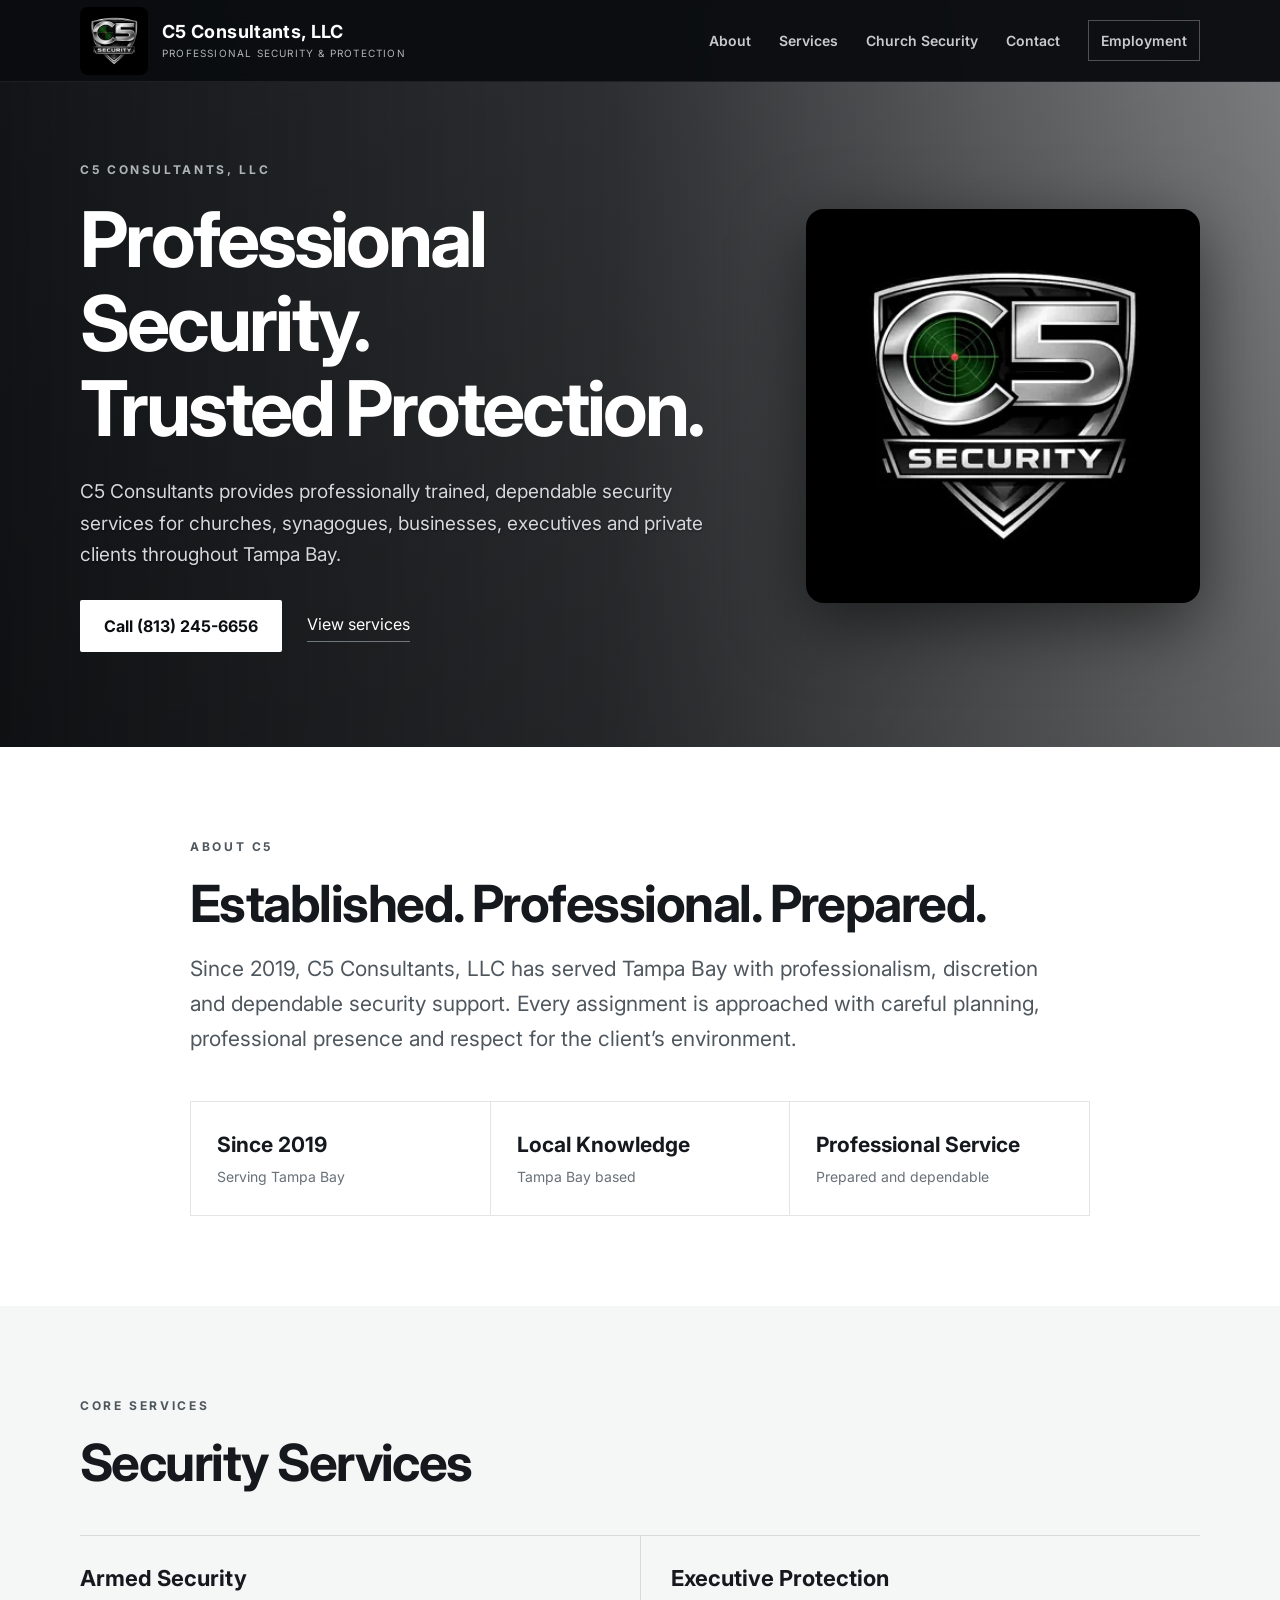
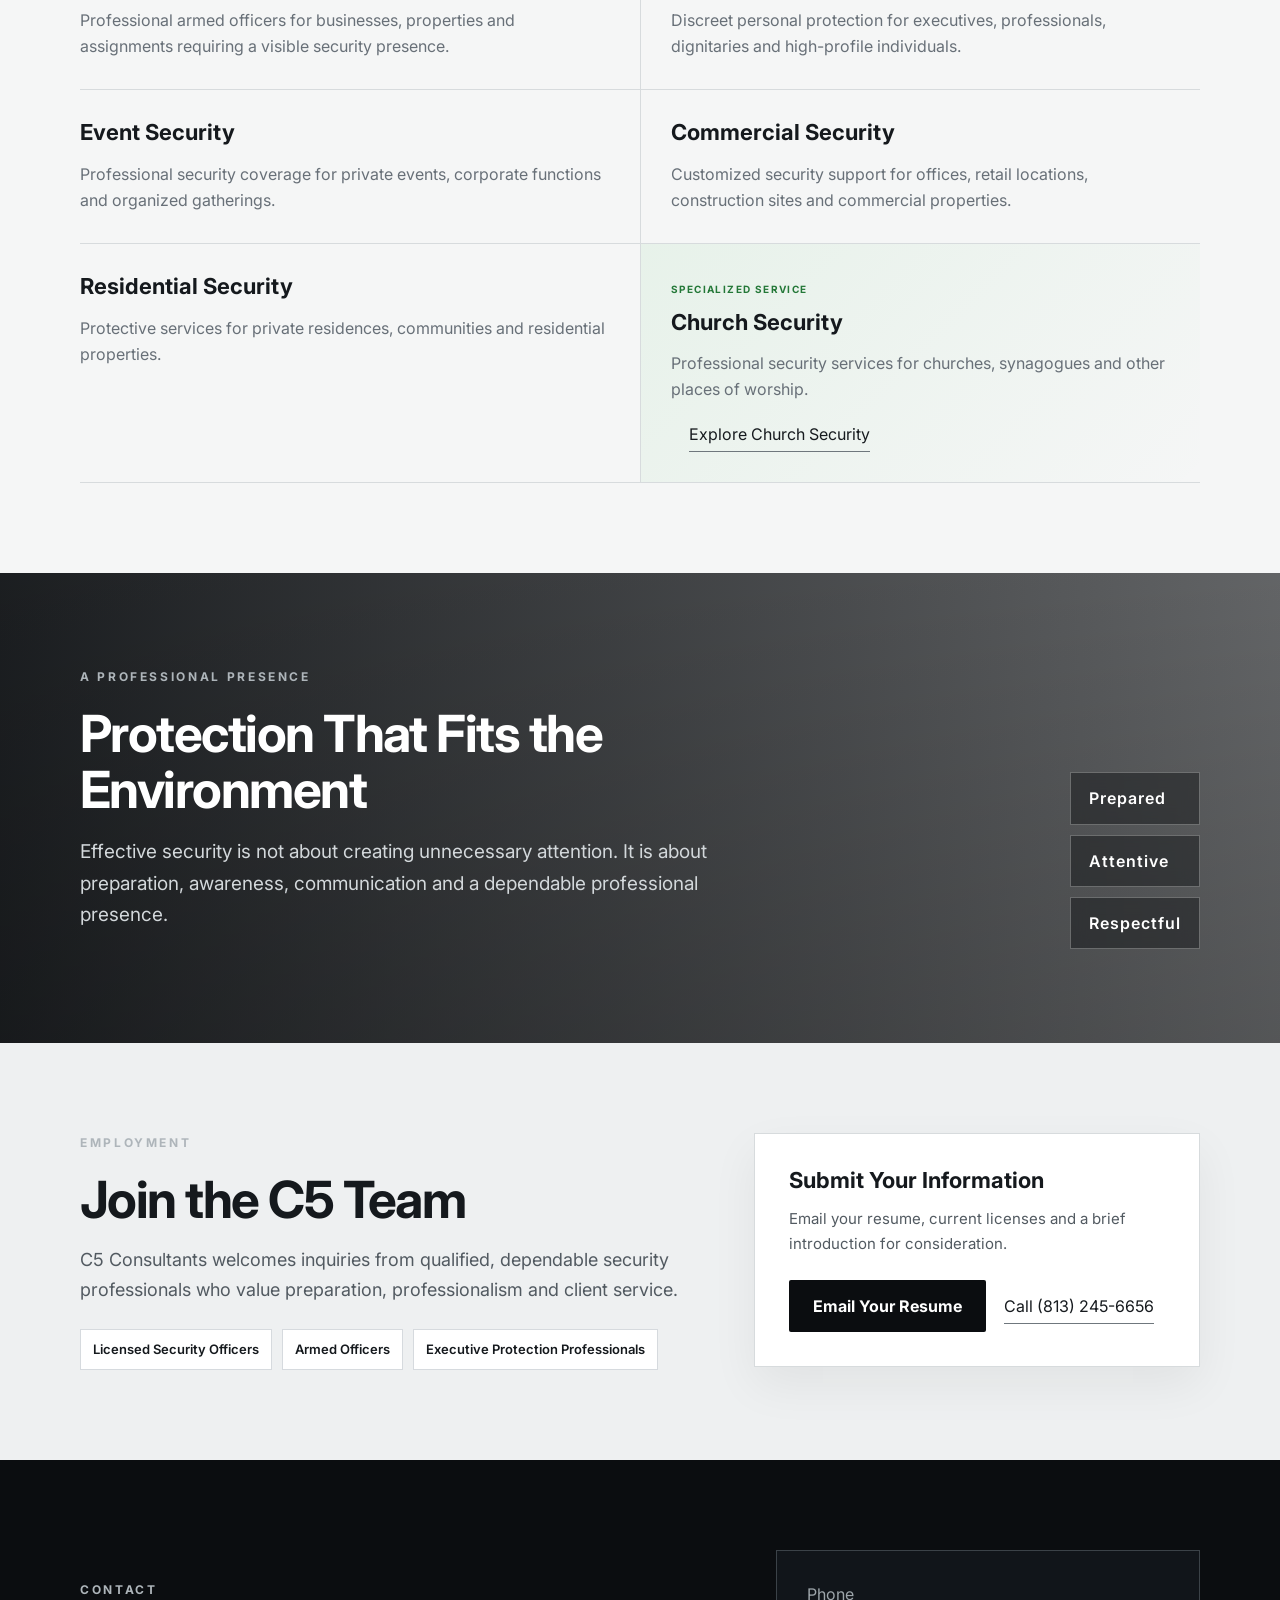
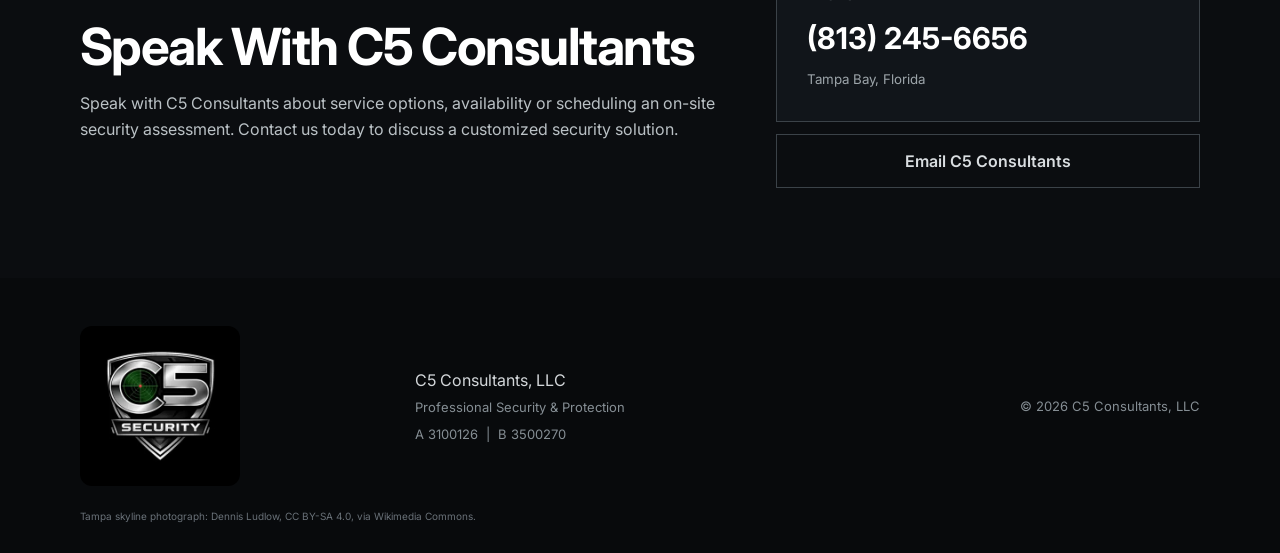
<file: index.html>
<!doctype html>
<html lang="en">
<head>
<meta charset="utf-8"><meta name="viewport" content="width=device-width,initial-scale=1"><meta name="theme-color" content="#0b0d10">
<title>C5 Consultants, LLC | Professional Security Services in Tampa Bay</title>
<meta name="description" content="C5 Consultants, LLC provides professionally trained, dependable security services for churches, synagogues, businesses, executives and private clients throughout Tampa Bay.">
<link rel="canonical" href="https://www.c5tampasecurity.com/">
<meta property="og:site_name" content="C5 Consultants, LLC">
<meta property="og:title" content="C5 Consultants, LLC | Professional Security & Protection">
<meta property="og:description" content="Professionally trained, dependable security services for churches, businesses, executives, events and private clients throughout Greater Tampa Bay.">
<meta property="og:type" content="website">
<meta property="og:url" content="https://www.c5tampasecurity.com/">
<meta property="og:image" content="https://image.thum.io/get/width/1200/crop/630/noanimate/maxAge/1/https://www.c5tampasecurity.com/">
<meta property="og:image:url" content="https://image.thum.io/get/width/1200/crop/630/noanimate/maxAge/1/https://www.c5tampasecurity.com/">
<meta property="og:image:secure_url" content="https://image.thum.io/get/width/1200/crop/630/noanimate/maxAge/1/https://www.c5tampasecurity.com/">
<meta property="og:image:type" content="image/png">
<meta property="og:image:width" content="1200">
<meta property="og:image:height" content="630">
<meta property="og:image:alt" content="C5 Consultants professional security and protection services in Greater Tampa Bay">
<meta name="twitter:card" content="summary_large_image">
<meta name="twitter:title" content="C5 Consultants, LLC | Professional Security & Protection">
<meta name="twitter:description" content="Trusted professional security services throughout Greater Tampa Bay.">
<meta name="twitter:image" content="https://image.thum.io/get/width/1200/crop/630/noanimate/maxAge/1/https://www.c5tampasecurity.com/">
<meta name="twitter:image:alt" content="C5 Consultants professional security and protection services in Greater Tampa Bay">
<meta itemprop="image" content="https://image.thum.io/get/width/1200/crop/630/noanimate/maxAge/1/https://www.c5tampasecurity.com/">
<link rel="icon" href="assets/official-c5-logo.svg?v=3" type="image/svg+xml"><link rel="preconnect" href="https://fonts.googleapis.com"><link rel="preconnect" href="https://fonts.gstatic.com" crossorigin><link href="https://fonts.googleapis.com/css2?family=Inter:wght@400;500;600;700&display=swap" rel="stylesheet"><link rel="stylesheet" href="styles.css"><link rel="stylesheet" href="logo-fix.css">
<script type="application/ld+json">{"@context":"https://schema.org","@type":"SecurityService","name":"C5 Consultants, LLC","alternateName":"C5 Security","telephone":"+1-813-245-6656","email":"admin@c5tampasecurity.com","areaServed":"Tampa Bay, Florida","foundingDate":"2019","url":"https://www.c5tampasecurity.com/","logo":"https://www.c5tampasecurity.com/assets/official-c5-logo.svg?v=3","image":"https://image.thum.io/get/width/1200/crop/630/noanimate/maxAge/1/https://www.c5tampasecurity.com/","description":"Professionally trained, dependable security services for churches, synagogues, businesses, executives and private clients throughout Tampa Bay."}</script>
</head>
<body>
<a class="skip-link" href="#main">Skip to content</a>
<header class="site-header" id="top"><a class="brand" href="#top" aria-label="C5 Consultants home"><img src="assets/official-c5-logo.svg?v=3" alt="Official C5 Security logo"><span><strong>C5 Consultants, LLC</strong><small>Professional Security &amp; Protection</small></span></a><button class="menu-toggle" aria-expanded="false" aria-controls="nav" aria-label="Open navigation"><span></span><span></span><span></span></button><nav id="nav" class="nav" aria-label="Primary navigation"><a href="#about">About</a><a href="#services">Services</a><a href="church-security.html">Church Security</a><a href="#contact">Contact</a><a class="nav-employment" href="#employment">Employment</a></nav></header>
<main id="main">
<section class="hero"><div class="container hero-inner"><div class="hero-copy"><p class="eyebrow">C5 Consultants, LLC</p><h1>Professional Security.<br>Trusted Protection.</h1><p>C5 Consultants provides professionally trained, dependable security services for churches, synagogues, businesses, executives and private clients throughout Tampa Bay.</p><div class="hero-actions"><a class="btn" href="track-call-home.html">Call (813) 245-6656</a><a class="text-link" href="#services">View services</a></div></div><div class="hero-mark"><img src="assets/official-c5-logo.svg?v=3" alt="Official C5 Security shield"></div></div></section>
<section class="section" id="about"><div class="container narrow"><p class="eyebrow dark">About C5</p><h2>Established. Professional. Prepared.</h2><p class="lead">Since 2019, C5 Consultants, LLC has served Tampa Bay with professionalism, discretion and dependable security support. Every assignment is approached with careful planning, professional presence and respect for the client’s environment.</p><div class="facts"><div><strong>Since 2019</strong><span>Serving Tampa Bay</span></div><div><strong>Local Knowledge</strong><span>Tampa Bay based</span></div><div><strong>Professional Service</strong><span>Prepared and dependable</span></div></div></div></section>
<section class="section services" id="services"><div class="container"><p class="eyebrow dark">Core Services</p><h2>Security Services</h2><div class="service-list"><article><h3>Armed Security</h3><p>Professional armed officers for businesses, properties and assignments requiring a visible security presence.</p></article><article><h3>Executive Protection</h3><p>Discreet personal protection for executives, professionals, dignitaries and high-profile individuals.</p></article><article><h3>Event Security</h3><p>Professional security coverage for private events, corporate functions and organized gatherings.</p></article><article><h3>Commercial Security</h3><p>Customized security support for offices, retail locations, construction sites and commercial properties.</p></article><article><h3>Residential Security</h3><p>Protective services for private residences, communities and residential properties.</p></article><article class="featured-service"><span class="service-badge">Specialized Service</span><h3>Church Security</h3><p>Professional security services for churches, synagogues and other places of worship.</p><a class="text-link dark-link" href="church-security.html">Explore Church Security</a></article></div></div></section>
<section class="visual-story" aria-label="Professional security presence"><div class="container visual-story-inner"><div class="visual-story-copy"><p class="eyebrow">A Professional Presence</p><h2>Protection That Fits the Environment</h2><p>Effective security is not about creating unnecessary attention. It is about preparation, awareness, communication and a dependable professional presence.</p></div><div class="visual-story-points"><span>Prepared</span><span>Attentive</span><span>Respectful</span></div></div></section>
<section class="section employment" id="employment"><div class="container employment-inner"><div><p class="eyebrow">Employment</p><h2>Join the C5 Team</h2><p>C5 Consultants welcomes inquiries from qualified, dependable security professionals who value preparation, professionalism and client service.</p><div class="employment-tags"><span>Licensed Security Officers</span><span>Armed Officers</span><span>Executive Protection Professionals</span></div></div><div class="employment-card"><h3>Submit Your Information</h3><p>Email your resume, current licenses and a brief introduction for consideration.</p><a class="btn dark-btn" href="track-employment-email.html">Email Your Resume</a><a class="text-link dark-link" href="track-call-home.html">Call (813) 245-6656</a></div></div></section>
<section class="section contact" id="contact"><div class="container contact-inner"><div><p class="eyebrow">Contact</p><h2>Speak With C5 Consultants</h2><p>Speak with C5 Consultants about service options, availability or scheduling an on-site security assessment. Contact us today to discuss a customized security solution.</p></div><div class="contact-options"><a class="contact-card" href="track-call-home.html"><span>Phone</span><strong>(813) 245-6656</strong><small>Tampa Bay, Florida</small></a><a class="contact-email" href="track-email-home.html">Email C5 Consultants</a></div></div></section>
</main>
<footer><div class="container footer-inner"><img src="assets/official-c5-logo.svg?v=3" alt="Official C5 Security logo"><p>C5 Consultants, LLC<br><span>Professional Security &amp; Protection</span><br><span>A 3100126 &nbsp;|&nbsp; B 3500270</span></p><p class="copyright">© <span id="year"></span> C5 Consultants, LLC</p></div><p class="photo-credit">Tampa skyline photograph: Dennis Ludlow, CC BY-SA 4.0, via Wikimedia Commons.</p></footer><div class="mobile-call"><a href="track-call-home.html">Call C5 Consultants</a></div><script src="script.js"></script>
</body></html>
</file>
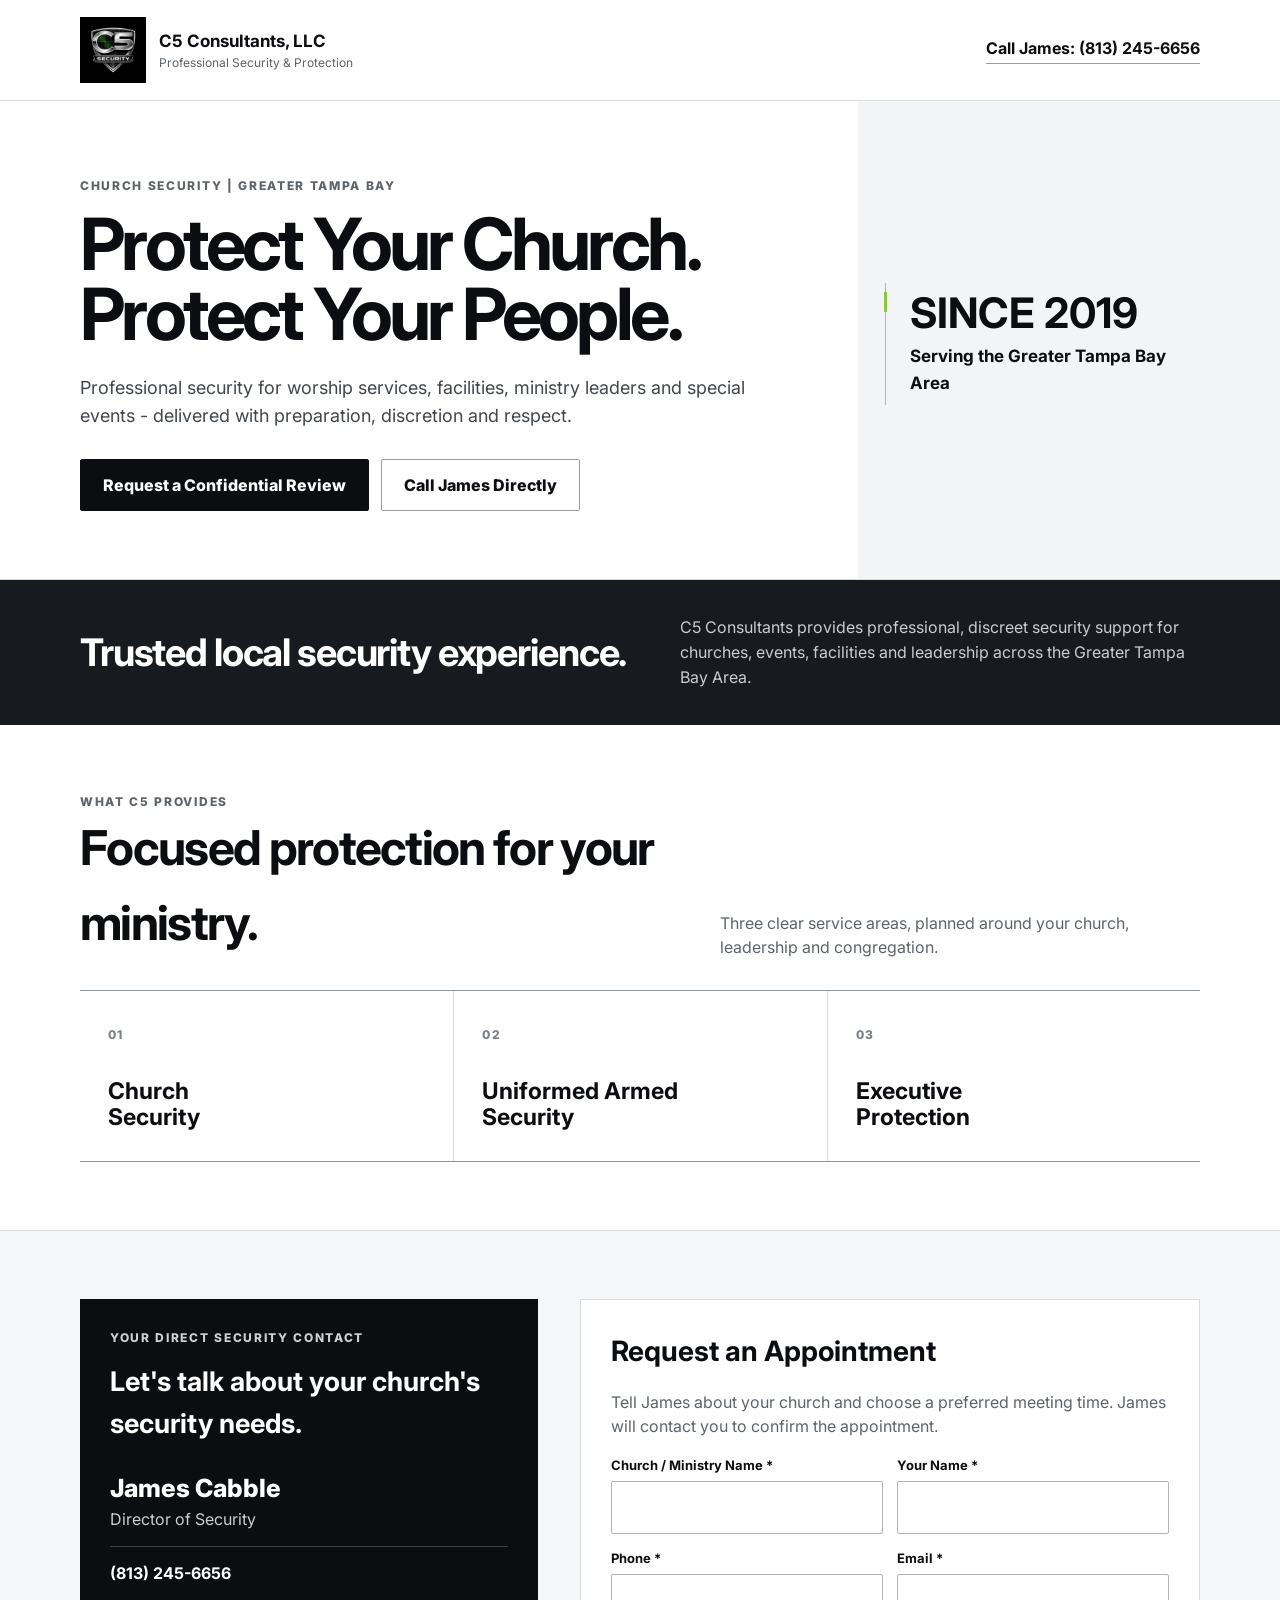
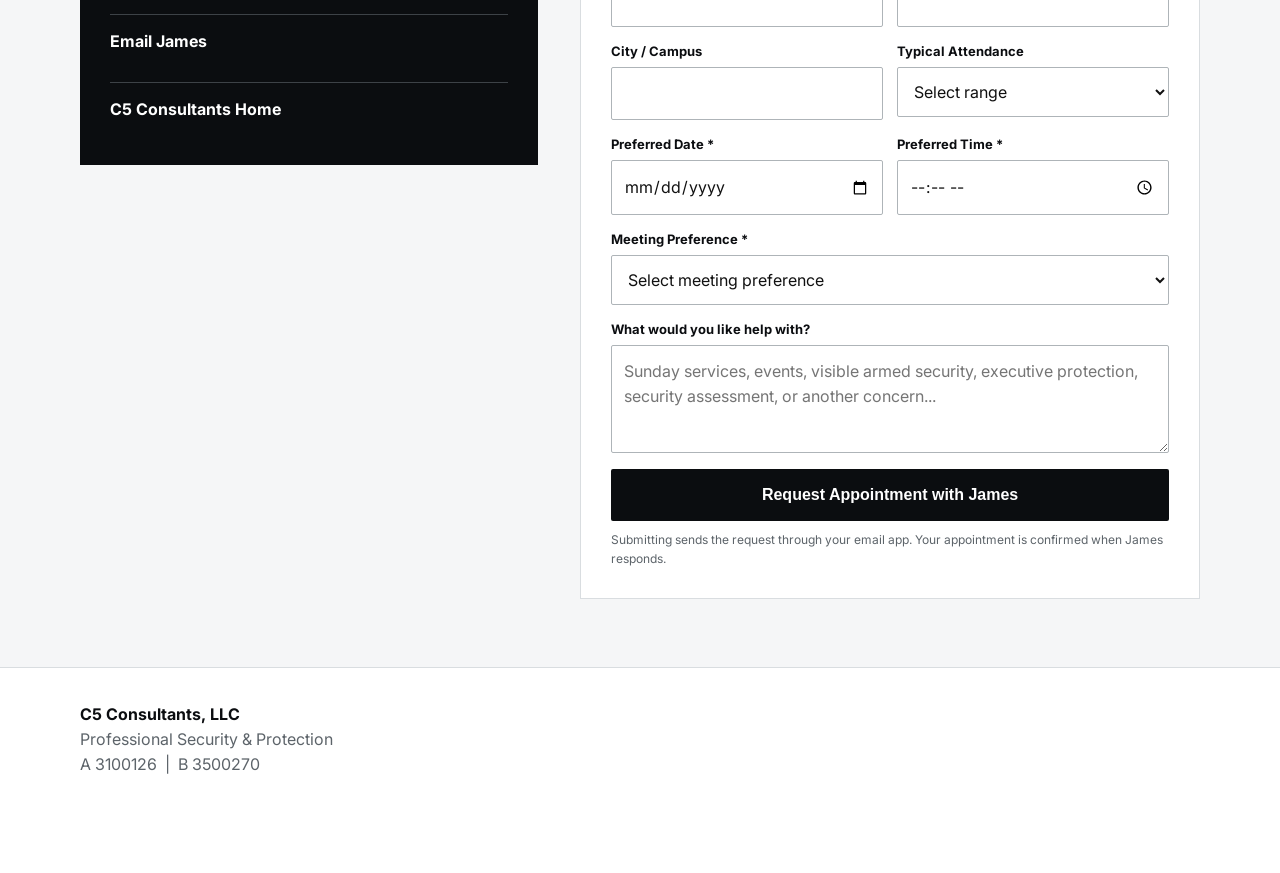
<file: church-security.html>
<!doctype html>
<html lang="en"><head><meta charset="utf-8"><meta name="viewport" content="width=device-width,initial-scale=1"><meta name="theme-color" content="#ffffff"><title>Church Security | C5 Consultants, LLC</title><meta name="description" content="Church security services in Tampa Bay from C5 Consultants, LLC. Request a confidential church security review or contact James Cabble directly."><link rel="canonical" href="https://www.c5tampasecurity.com/church-security.html"><link rel="icon" href="assets/official-c5-logo.svg?v=3" type="image/svg+xml"><link rel="preconnect" href="https://fonts.googleapis.com"><link rel="preconnect" href="https://fonts.gstatic.com" crossorigin><link href="https://fonts.googleapis.com/css2?family=Inter:wght@400;500;600;700;800&display=swap" rel="stylesheet"><style>
:root{--ink:#0b0d10;--charcoal:#171a1e;--silver:#d9dde0;--soft:#f5f6f7;--muted:#5d646a;--green:#8dc63f;--white:#fff}*{box-sizing:border-box}html{scroll-behavior:smooth}body{margin:0;background:#fff;color:var(--ink);font-family:Inter,Arial,sans-serif;line-height:1.55}a{color:inherit}.wrap{width:min(1120px,calc(100% - 40px));margin:auto}.topbar{padding:17px 0;border-bottom:1px solid var(--silver)}.topbar .wrap,.brand{display:flex;align-items:center}.topbar .wrap{justify-content:space-between;gap:24px}.brand{gap:13px;text-decoration:none}.brand img{width:66px;height:66px}.brand strong,.brand span{display:block}.brand strong{font-size:17px}.brand span{color:var(--muted);font-size:12px}.top-call{font-weight:700;text-decoration:none;border-bottom:1px solid #979da2;padding-bottom:3px}.hero{padding:76px 0 68px;background:linear-gradient(90deg,#fff 0 67%,#f3f4f5 67%);border-bottom:1px solid var(--silver)}.hero-grid{display:grid;grid-template-columns:1.55fr .65fr;gap:54px;align-items:center}.eyebrow{margin:0 0 13px;color:var(--muted);font-weight:800;letter-spacing:.14em;text-transform:uppercase;font-size:12px}.hero h1{max-width:780px;margin:0;font-size:clamp(43px,6.4vw,72px);line-height:.98;letter-spacing:-.05em}.hero .lead{max-width:720px;margin:24px 0 0;color:#41474c;font-size:18px}.actions{display:flex;flex-wrap:wrap;gap:12px;margin-top:30px}.btn{display:inline-flex;justify-content:center;align-items:center;min-height:52px;padding:0 22px;border-radius:2px;background:var(--ink);color:#fff;text-decoration:none;font-weight:800;border:1px solid var(--ink)}.btn.alt{background:#fff;color:var(--ink);border-color:#979da2}.hero-proof{position:relative;border-left:1px solid #aeb4b8;padding:9px 0 9px 24px}.hero-proof:before{content:"";position:absolute;left:-2px;top:9px;width:3px;height:20px;background:var(--green)}.hero-proof strong{display:block;font-size:42px;line-height:1}.hero-proof span{display:block;margin-top:9px;font-size:17px;font-weight:700}.proof{padding:35px 0;background:var(--charcoal);color:#fff}.proof .wrap{display:flex;align-items:center;justify-content:space-between;gap:30px}.proof strong{font-size:clamp(24px,3.5vw,38px);letter-spacing:-.03em}.proof span{max-width:520px;color:#c9cdd0}.section{padding:68px 0}.section h2{font-size:clamp(31px,4.2vw,48px);margin:0;letter-spacing:-.035em}.section-head{display:flex;justify-content:space-between;align-items:end;gap:30px;margin-bottom:30px}.section-head p{max-width:480px;margin:0;color:var(--muted)}.service-grid{display:grid;grid-template-columns:repeat(3,1fr);border-block:1px solid #8f969b}.service{padding:30px 28px;min-height:170px}.service+.service{border-left:1px solid var(--silver)}.service .number{font-size:12px;color:#7a8186;font-weight:800;letter-spacing:.12em}.service h3{margin:32px 0 0;font-size:23px;line-height:1.15}.review{background:var(--soft);border-top:1px solid var(--silver)}.contact-layout{display:grid;grid-template-columns:.85fr 1.15fr;gap:42px;align-items:start}.direct{padding:30px;background:var(--ink);color:#fff}.direct h3{margin:0 0 24px;font-size:27px}.direct .name{font-size:25px;font-weight:800}.direct .title,.direct p{color:#cbd0d3}.contact-link{display:block;margin-top:14px;padding:14px 0;border-top:1px solid #3d4247;text-decoration:none;font-weight:700}.form{padding:30px;background:#fff;border:1px solid var(--silver)}.form h3{margin:0;font-size:28px}.form>p{color:var(--muted)}.fields{display:grid;grid-template-columns:1fr 1fr;gap:14px}.field{display:flex;flex-direction:column;gap:6px}.field.full{grid-column:1/-1}label{font-size:13px;font-weight:700}input,select,textarea{width:100%;padding:13px 12px;border:1px solid #aeb4b8;border-radius:2px;font:inherit;background:#fff;color:#111}textarea{min-height:108px;resize:vertical}.submit{width:100%;margin-top:16px;min-height:52px;border:0;border-radius:2px;background:var(--ink);color:#fff;font-weight:800;font-size:16px;cursor:pointer}.submit:focus,.btn:focus,.contact-link:focus{outline:3px solid var(--green);outline-offset:3px}.fine{font-size:12px!important;margin:10px 0 0!important}.bottom{padding:34px 0 96px;border-top:1px solid var(--silver);color:var(--muted)}.bottom strong{color:var(--ink)}.mobile-call{display:none}@media(max-width:780px){.top-call{display:none}.hero{padding:52px 0;background:#fff}.hero-grid,.contact-layout,.fields{grid-template-columns:1fr}.proof .wrap,.section-head{display:block}.proof span,.section-head p{display:block;margin-top:12px}.service-grid{grid-template-columns:1fr}.service{min-height:0}.service+.service{border-left:0;border-top:1px solid var(--silver)}.mobile-call{display:block;position:fixed;z-index:20;inset:auto 0 0;padding:10px 14px;background:#fff;border-top:1px solid var(--silver)}.mobile-call a{display:block;text-align:center;padding:14px;background:var(--ink);color:#fff;text-decoration:none;font-weight:800}}
</style></head><body><header class="topbar"><div class="wrap"><a class="brand" href="/" aria-label="C5 Consultants home"><img src="assets/official-c5-logo.svg?v=3" alt="Official C5 Security logo"><div><strong>C5 Consultants, LLC</strong><span>Professional Security &amp; Protection</span></div></a><a class="top-call" href="track-call-church.html">Call James: (813) 245-6656</a></div></header><main>
<section class="hero"><div class="wrap hero-grid"><div><p class="eyebrow">Church Security | Greater Tampa Bay</p><h1>Protect Your Church.<br>Protect Your People.</h1><p class="lead">Professional security for worship services, facilities, ministry leaders and special events - delivered with preparation, discretion and respect.</p><div class="actions"><a class="btn" href="#review">Request a Confidential Review</a><a class="btn alt" href="track-call-church.html">Call James Directly</a></div></div><div class="hero-proof"><strong>SINCE 2019</strong><span>Serving the Greater Tampa Bay Area</span></div></div></section>
<section class="proof"><div class="wrap"><strong>Trusted local security experience.</strong><span>C5 Consultants provides professional, discreet security support for churches, events, facilities and leadership across the Greater Tampa Bay Area.</span></div></section>
<section class="section"><div class="wrap"><div class="section-head"><div><p class="eyebrow">What C5 Provides</p><h2>Focused protection for your ministry.</h2></div><p>Three clear service areas, planned around your church, leadership and congregation.</p></div><div class="service-grid"><article class="service"><span class="number">01</span><h3>Church<br>Security</h3></article><article class="service"><span class="number">02</span><h3>Uniformed Armed<br>Security</h3></article><article class="service"><span class="number">03</span><h3>Executive<br>Protection</h3></article></div></div></section>
<section class="section review" id="review"><div class="wrap contact-layout"><div class="direct"><p class="eyebrow">Your Direct Security Contact</p><h3>Let's talk about your church's security needs.</h3><div class="name">James Cabble</div><div class="title">Director of Security</div><a class="contact-link" href="track-call-church.html">(813) 245-6656</a><a class="contact-link" href="track-email-church.html">Email James</a><a class="contact-link" href="/">C5 Consultants Home</a></div><form class="form" id="churchInquiry"><h3>Request an Appointment</h3><p>Tell James about your church and choose a preferred meeting time. James will contact you to confirm the appointment.</p><div class="fields"><div class="field"><label for="church">Church / Ministry Name *</label><input id="church" name="church" autocomplete="organization" required></div><div class="field"><label for="name">Your Name *</label><input id="name" name="name" autocomplete="name" required></div><div class="field"><label for="phone">Phone *</label><input id="phone" name="phone" type="tel" autocomplete="tel" required></div><div class="field"><label for="email">Email *</label><input id="email" name="email" type="email" autocomplete="email" required></div><div class="field"><label for="city">City / Campus</label><input id="city" name="city" autocomplete="address-level2"></div><div class="field"><label for="size">Typical Attendance</label><select id="size" name="size"><option value="">Select range</option><option>Under 100</option><option>100-249</option><option>250-499</option><option>500-999</option><option>1,000+</option></select></div><div class="field"><label for="appointmentDate">Preferred Date *</label><input id="appointmentDate" name="appointmentDate" type="date" required></div><div class="field"><label for="appointmentTime">Preferred Time *</label><input id="appointmentTime" name="appointmentTime" type="time" required></div><div class="field full"><label for="meetingType">Meeting Preference *</label><select id="meetingType" name="meetingType" required><option value="">Select meeting preference</option><option>Phone Call</option><option>Video Meeting</option><option>On-Site Church Visit</option></select></div><div class="field full"><label for="need">What would you like help with?</label><textarea id="need" name="need" placeholder="Sunday services, events, visible armed security, executive protection, security assessment, or another concern..."></textarea></div></div><button class="submit" type="submit">Request Appointment with James</button><p class="fine">Submitting sends the request through your email app. Your appointment is confirmed when James responds.</p></form></div></section></main>
<footer class="bottom"><div class="wrap"><strong>C5 Consultants, LLC</strong><br>Professional Security &amp; Protection<br>A 3100126 &nbsp;|&nbsp; B 3500270</div></footer><div class="mobile-call"><a href="track-call-church.html">Call James - (813) 245-6656</a></div><script>const appointmentDate=document.getElementById('appointmentDate');appointmentDate.min=new Date().toISOString().split('T')[0];document.getElementById('churchInquiry').addEventListener('submit',function(e){e.preventDefault();const g=id=>document.getElementById(id).value.trim();const subject='Church Security Appointment Request - '+g('church');const body=['Church / Ministry: '+g('church'),'Contact Name: '+g('name'),'Phone: '+g('phone'),'Email: '+g('email'),'City / Campus: '+g('city'),'Typical Attendance: '+g('size'),'Preferred Date: '+g('appointmentDate'),'Preferred Time: '+g('appointmentTime'),'Meeting Preference: '+g('meetingType'),'','Security needs:',g('need'),'','Please contact me to confirm this appointment request.','Sent from the C5 Church Security landing page.'].join('\n');sessionStorage.setItem('c5ChurchSubject',subject);sessionStorage.setItem('c5ChurchBody',body);window.location.href='track-church-appointment.html';});</script></body></html>
</file>
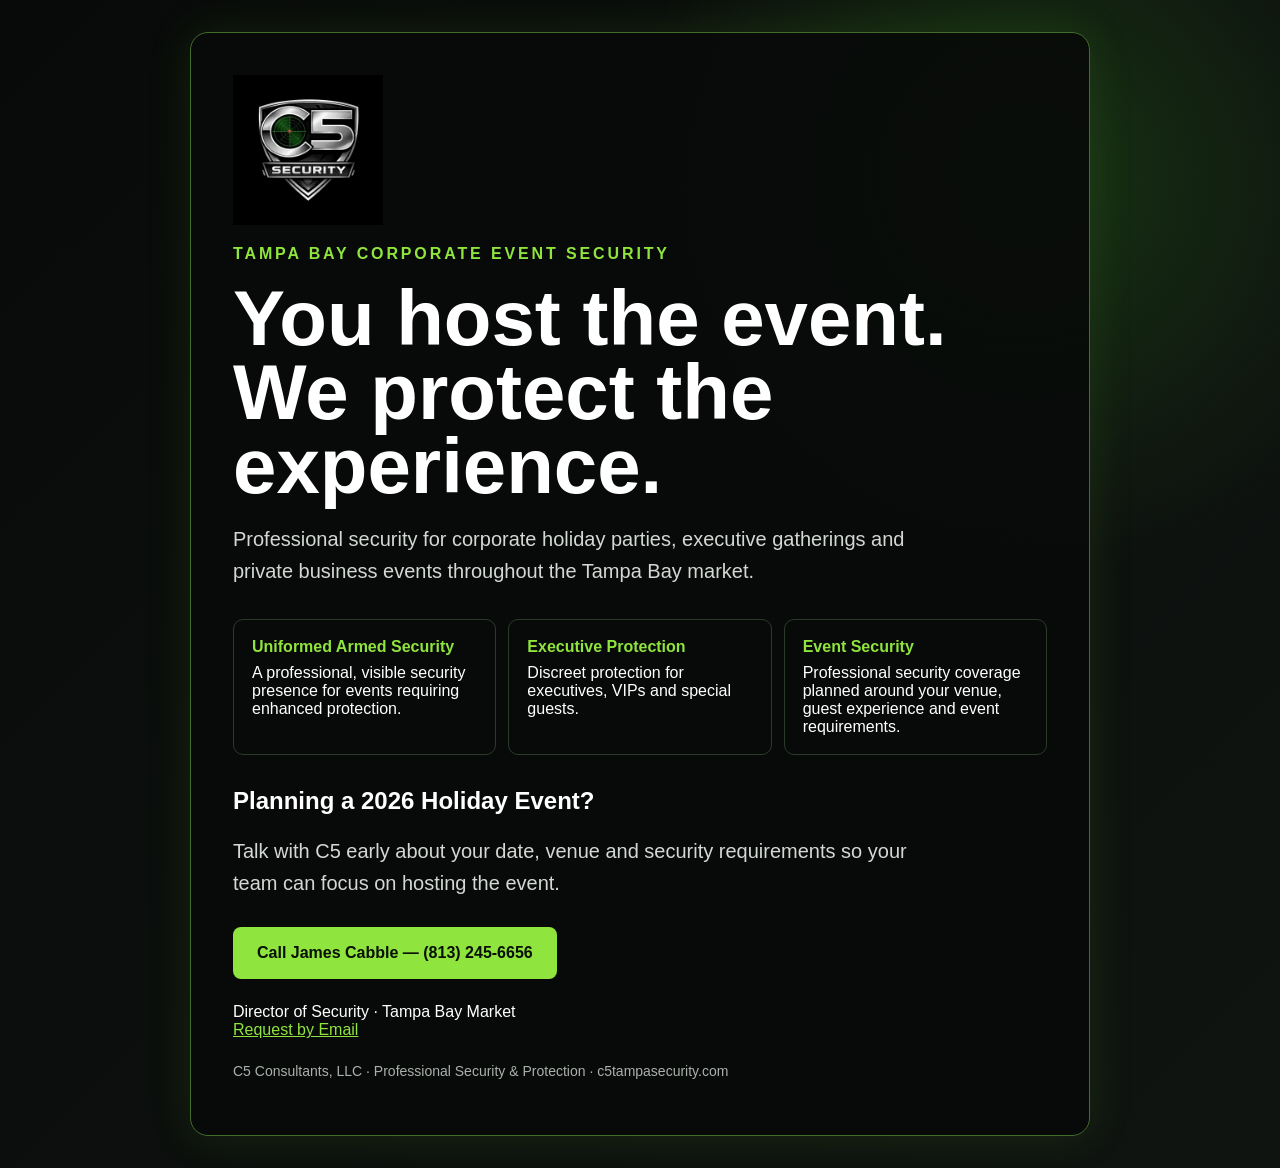
<file: event-security.html>
<!doctype html><html lang="en"><head><meta charset="utf-8"><meta name="viewport" content="width=device-width,initial-scale=1"><title>Corporate Event Security | C5 Consultants</title><meta name="description" content="Professional security for Tampa Bay corporate holiday parties and private business events."><link rel="icon" href="assets/official-c5-logo.svg" type="image/svg+xml"><style>*{box-sizing:border-box}body{margin:0;background:#080a09;color:#fff;font-family:Arial,sans-serif}.wrap{min-height:100vh;background:radial-gradient(circle at 80% 15%,#183314 0,transparent 28%),linear-gradient(135deg,#080a09,#101411);padding:32px 20px}.card{max-width:900px;margin:auto;border:1px solid #436d2b;background:rgba(8,10,9,.92);padding:42px;border-radius:18px;box-shadow:0 0 45px #69c52a20}.logo{width:150px}.eyebrow{color:#8fe43e;letter-spacing:.18em;font-weight:700}.hero{font-size:clamp(42px,7vw,78px);line-height:.95;margin:18px 0}.sub{font-size:20px;color:#d4d8d4;max-width:680px;line-height:1.6}.services{display:grid;grid-template-columns:repeat(3,1fr);gap:12px;margin:32px 0}.services div{border:1px solid #2b3a2a;padding:18px;border-radius:10px}.services strong{display:block;color:#8fe43e;margin-bottom:8px}.cta{display:inline-block;background:#8fe43e;color:#081006;text-decoration:none;font-weight:800;padding:17px 24px;border-radius:8px;margin:8px 0}.fine{color:#aab0aa;font-size:14px;margin-top:24px}@media(max-width:650px){.card{padding:28px 22px}.services{grid-template-columns:1fr}}</style></head><body><main class="wrap"><section class="card"><img class="logo" src="assets/official-c5-logo.svg" alt="C5 Security"><p class="eyebrow">TAMPA BAY CORPORATE EVENT SECURITY</p><h1 class="hero">You host the event.<br>We protect the experience.</h1><p class="sub">Professional security for corporate holiday parties, executive gatherings and private business events throughout the Tampa Bay market.</p><div class="services"><div><strong>Uniformed Armed Security</strong>A professional, visible security presence for events requiring enhanced protection.</div><div><strong>Executive Protection</strong>Discreet protection for executives, VIPs and special guests.</div><div><strong>Event Security</strong>Professional security coverage planned around your venue, guest experience and event requirements.</div></div><h2>Planning a 2026 Holiday Event?</h2><p class="sub">Talk with C5 early about your date, venue and security requirements so your team can focus on hosting the event.</p><a class="cta" href="track-call-event.html">Call James Cabble — (813) 245-6656</a><p>Director of Security · Tampa Bay Market<br><a style="color:#8fe43e" href="track-email-event.html">Request by Email</a></p><p class="fine">C5 Consultants, LLC · Professional Security &amp; Protection · c5tampasecurity.com</p></section></main></body></html>
</file>
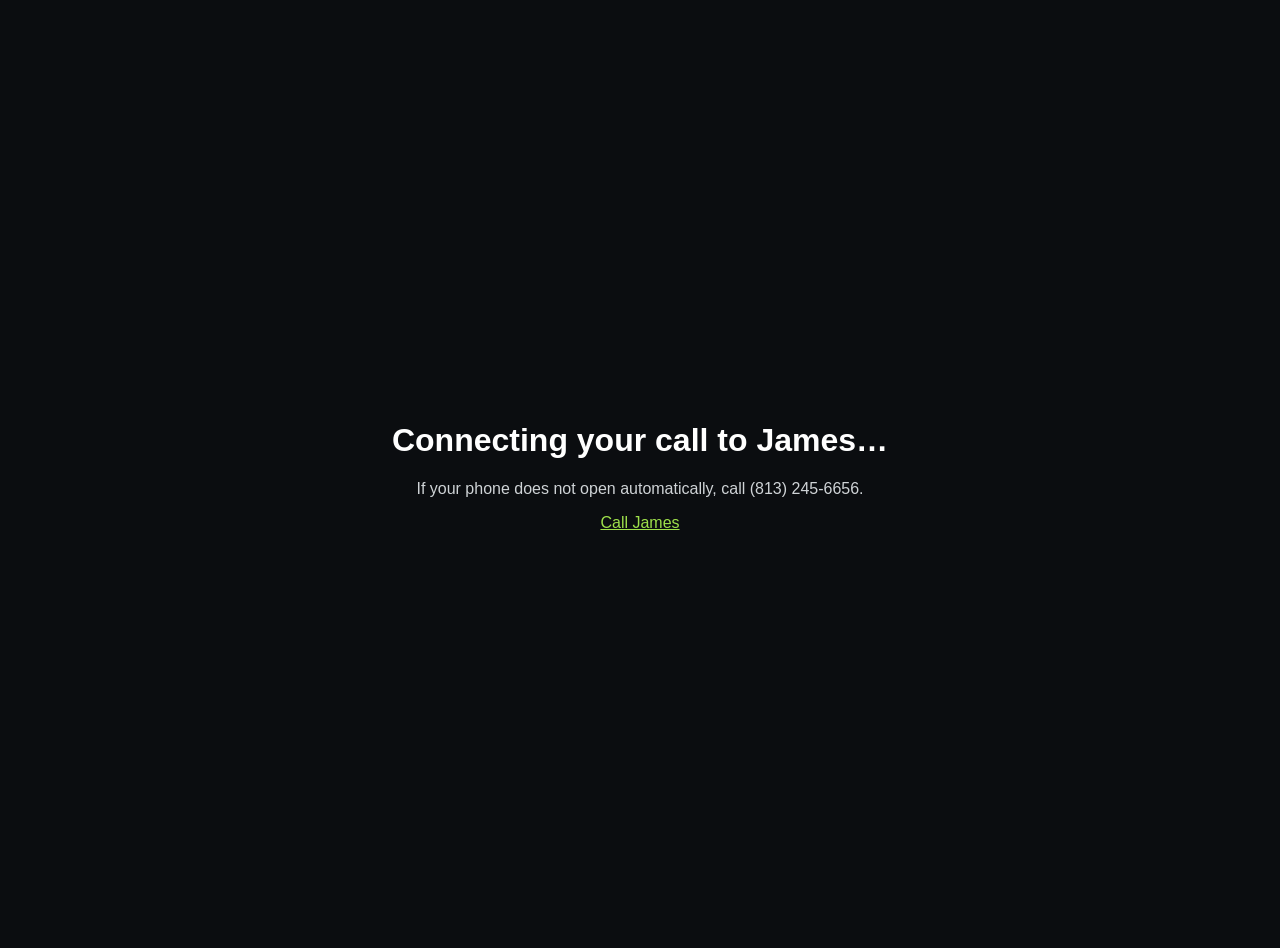
<file: track-call-church.html>
<!doctype html><html lang="en"><head><meta charset="utf-8"><meta name="viewport" content="width=device-width,initial-scale=1"><title>Connecting your call | C5 Church Security</title><meta name="robots" content="noindex,nofollow"><meta http-equiv="refresh" content="1;url=tel:+18132456656"><style>body{font-family:Arial,sans-serif;background:#0b0d10;color:#fff;display:grid;place-items:center;min-height:100vh;margin:0;text-align:center;padding:24px}p{color:#cfd3d6}</style></head><body><main><h1>Connecting your call to James…</h1><p>If your phone does not open automatically, call (813) 245-6656.</p><p><a style="color:#9ee04b" href="tel:+18132456656">Call James</a></p></main><script>setTimeout(()=>{location.href='tel:+18132456656'},350)</script></body></html>
</file>
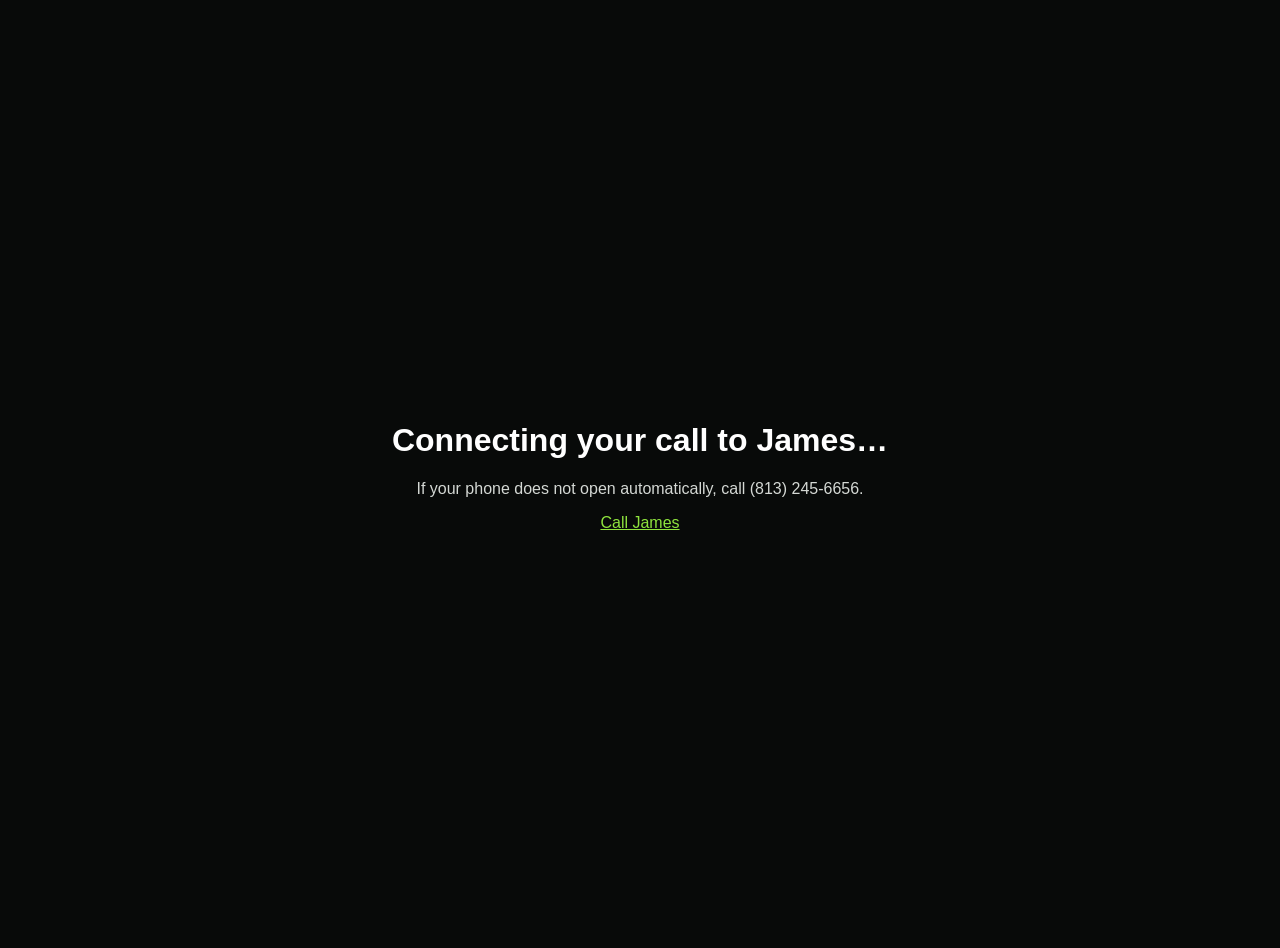
<file: track-call-event.html>
<!doctype html><html lang="en"><head><meta charset="utf-8"><meta name="viewport" content="width=device-width,initial-scale=1"><title>Connecting your call | C5 Event Security</title><meta name="robots" content="noindex,nofollow"><meta http-equiv="refresh" content="1;url=tel:+18132456656"><style>body{font-family:Arial,sans-serif;background:#080a09;color:#fff;display:grid;place-items:center;min-height:100vh;margin:0;text-align:center;padding:24px}p{color:#d4d8d4}</style></head><body><main><h1>Connecting your call to James…</h1><p>If your phone does not open automatically, call (813) 245-6656.</p><p><a style="color:#8fe43e" href="tel:+18132456656">Call James</a></p></main><script>setTimeout(()=>{location.href='tel:+18132456656'},350)</script></body></html>
</file>
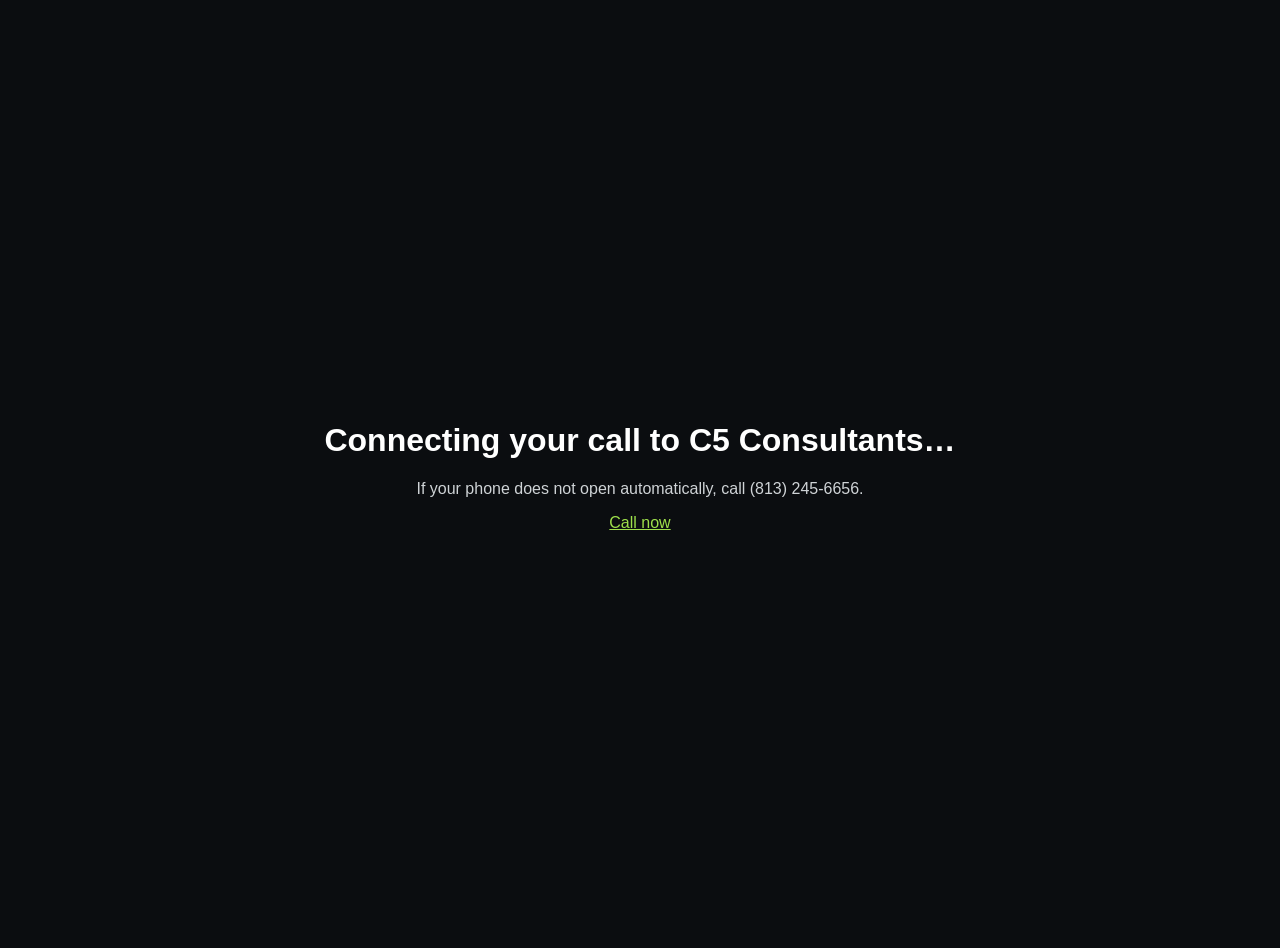
<file: track-call-home.html>
<!doctype html><html lang="en"><head><meta charset="utf-8"><meta name="viewport" content="width=device-width,initial-scale=1"><title>Connecting your call | C5 Consultants</title><meta name="robots" content="noindex,nofollow"><meta http-equiv="refresh" content="1;url=tel:+18132456656"><style>body{font-family:Arial,sans-serif;background:#0b0d10;color:#fff;display:grid;place-items:center;min-height:100vh;margin:0;text-align:center;padding:24px}p{color:#cfd3d6}</style></head><body><main><h1>Connecting your call to C5 Consultants…</h1><p>If your phone does not open automatically, call (813) 245-6656.</p><p><a style="color:#9ee04b" href="tel:+18132456656">Call now</a></p></main><script>setTimeout(()=>{location.href='tel:+18132456656'},350)</script></body></html>
</file>
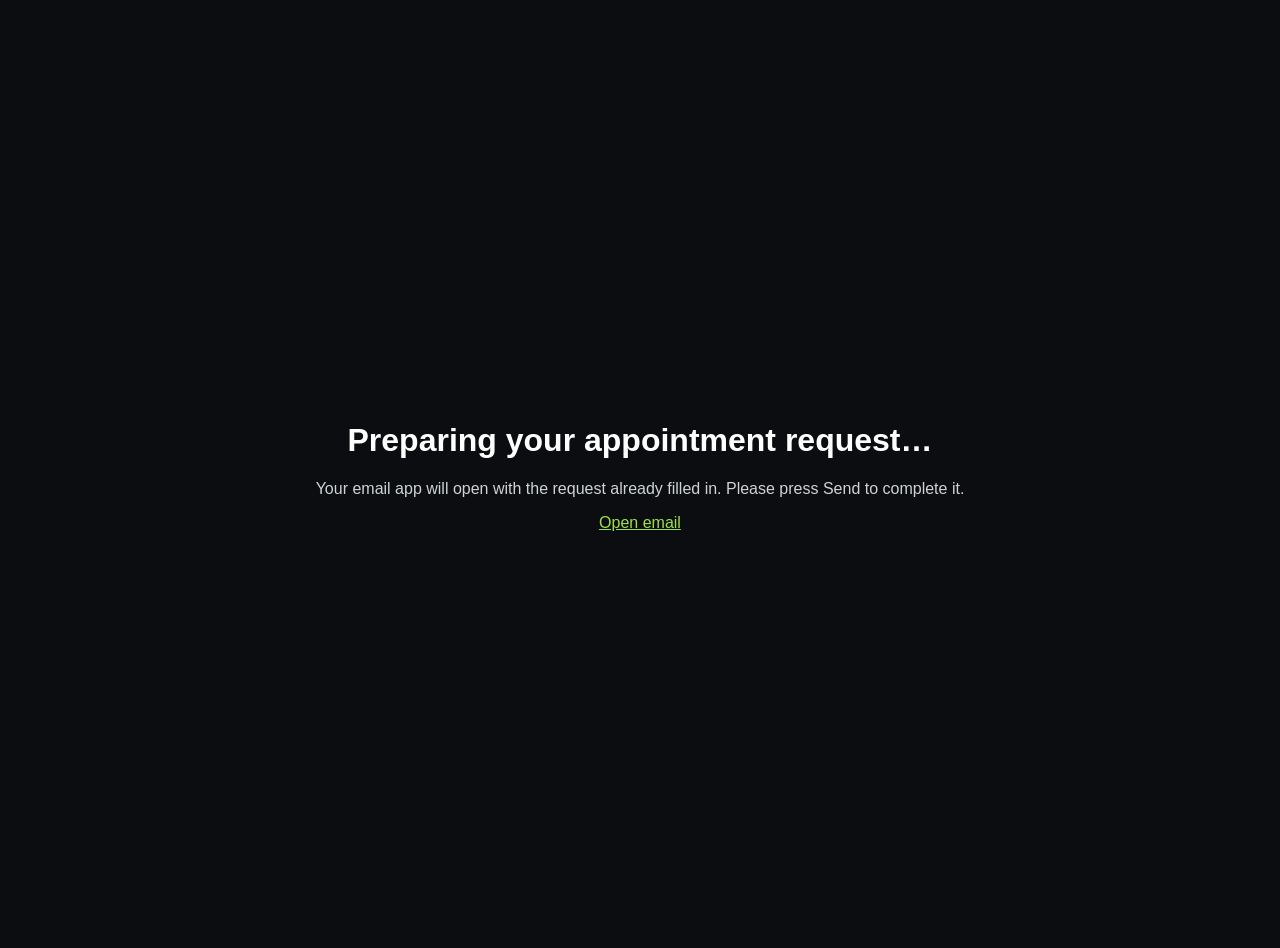
<file: track-church-appointment.html>
<!doctype html><html lang="en"><head><meta charset="utf-8"><meta name="viewport" content="width=device-width,initial-scale=1"><title>Preparing appointment request | C5 Consultants</title><meta name="robots" content="noindex,nofollow"><style>body{font-family:Arial,sans-serif;background:#0b0d10;color:#fff;display:grid;place-items:center;min-height:100vh;margin:0;text-align:center;padding:24px}p{color:#cfd3d6}</style></head><body><main><h1>Preparing your appointment request…</h1><p>Your email app will open with the request already filled in. Please press Send to complete it.</p><p><a id="fallback" style="color:#9ee04b" href="mailto:admin@c5tampasecurity.com?subject=Church%20Security%20Appointment%20Request">Open email</a></p></main><script>const subject=sessionStorage.getItem('c5ChurchSubject')||'Church Security Appointment Request';const body=sessionStorage.getItem('c5ChurchBody')||'Please contact me about church security services.';const target='mailto:admin@c5tampasecurity.com?subject='+encodeURIComponent(subject)+'&body='+encodeURIComponent(body);document.getElementById('fallback').href=target;sessionStorage.removeItem('c5ChurchSubject');sessionStorage.removeItem('c5ChurchBody');setTimeout(()=>{location.href=target},450)</script></body></html>
</file>
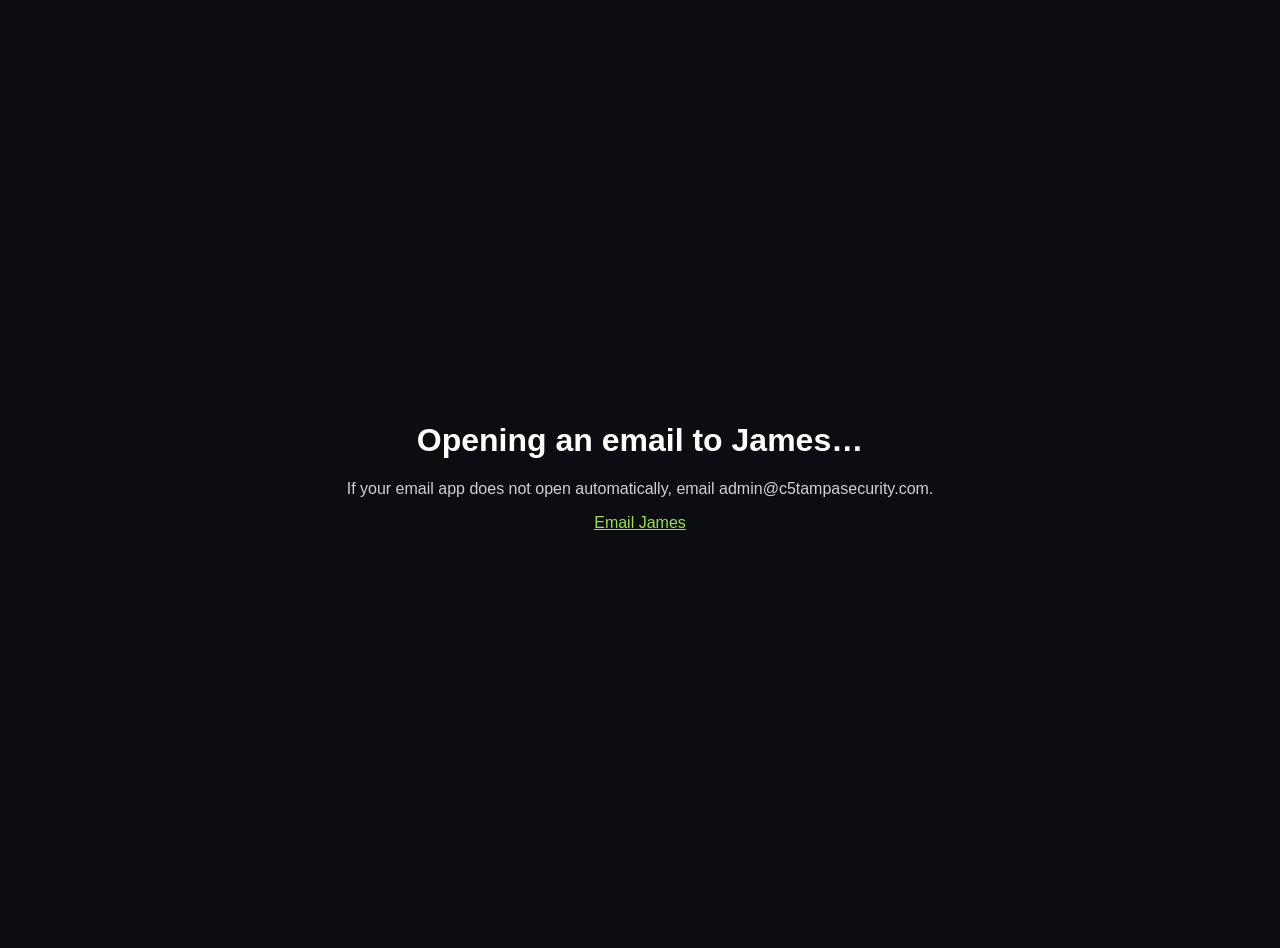
<file: track-email-church.html>
<!doctype html><html lang="en"><head><meta charset="utf-8"><meta name="viewport" content="width=device-width,initial-scale=1"><title>Opening email | C5 Church Security</title><meta name="robots" content="noindex,nofollow"><meta http-equiv="refresh" content="1;url=mailto:admin@c5tampasecurity.com?subject=Church%20Security%20Inquiry"><style>body{font-family:Arial,sans-serif;background:#0b0d10;color:#fff;display:grid;place-items:center;min-height:100vh;margin:0;text-align:center;padding:24px}p{color:#cfd3d6}</style></head><body><main><h1>Opening an email to James…</h1><p>If your email app does not open automatically, email admin@c5tampasecurity.com.</p><p><a style="color:#9ee04b" href="mailto:admin@c5tampasecurity.com?subject=Church%20Security%20Inquiry">Email James</a></p></main><script>setTimeout(()=>{location.href='mailto:admin@c5tampasecurity.com?subject=Church%20Security%20Inquiry'},350)</script></body></html>
</file>
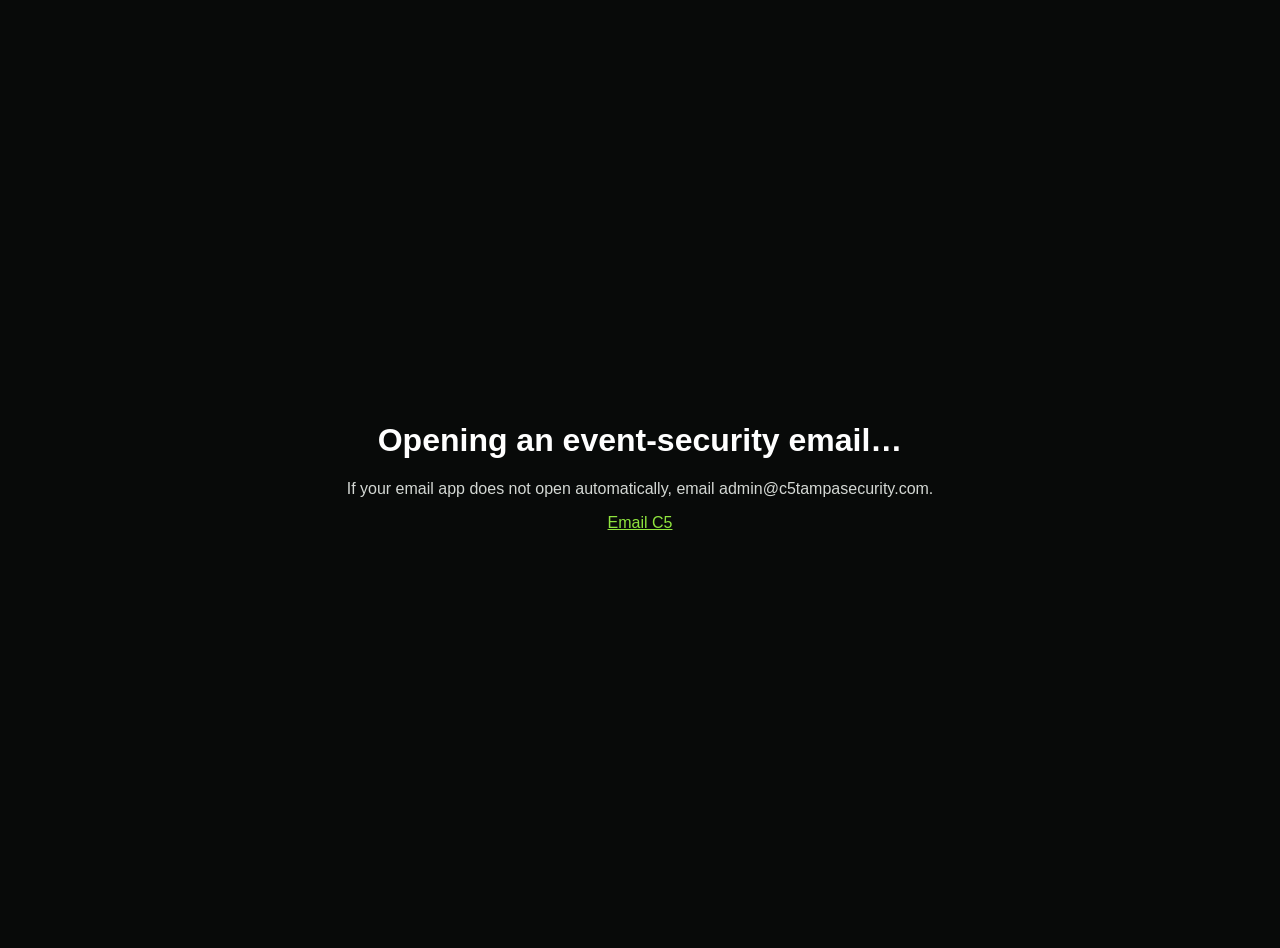
<file: track-email-event.html>
<!doctype html><html lang="en"><head><meta charset="utf-8"><meta name="viewport" content="width=device-width,initial-scale=1"><title>Opening email | C5 Event Security</title><meta name="robots" content="noindex,nofollow"><meta http-equiv="refresh" content="1;url=mailto:admin@c5tampasecurity.com?subject=Corporate%20Event%20Security"><style>body{font-family:Arial,sans-serif;background:#080a09;color:#fff;display:grid;place-items:center;min-height:100vh;margin:0;text-align:center;padding:24px}p{color:#d4d8d4}</style></head><body><main><h1>Opening an event-security email…</h1><p>If your email app does not open automatically, email admin@c5tampasecurity.com.</p><p><a style="color:#8fe43e" href="mailto:admin@c5tampasecurity.com?subject=Corporate%20Event%20Security">Email C5</a></p></main><script>setTimeout(()=>{location.href='mailto:admin@c5tampasecurity.com?subject=Corporate%20Event%20Security'},350)</script></body></html>
</file>
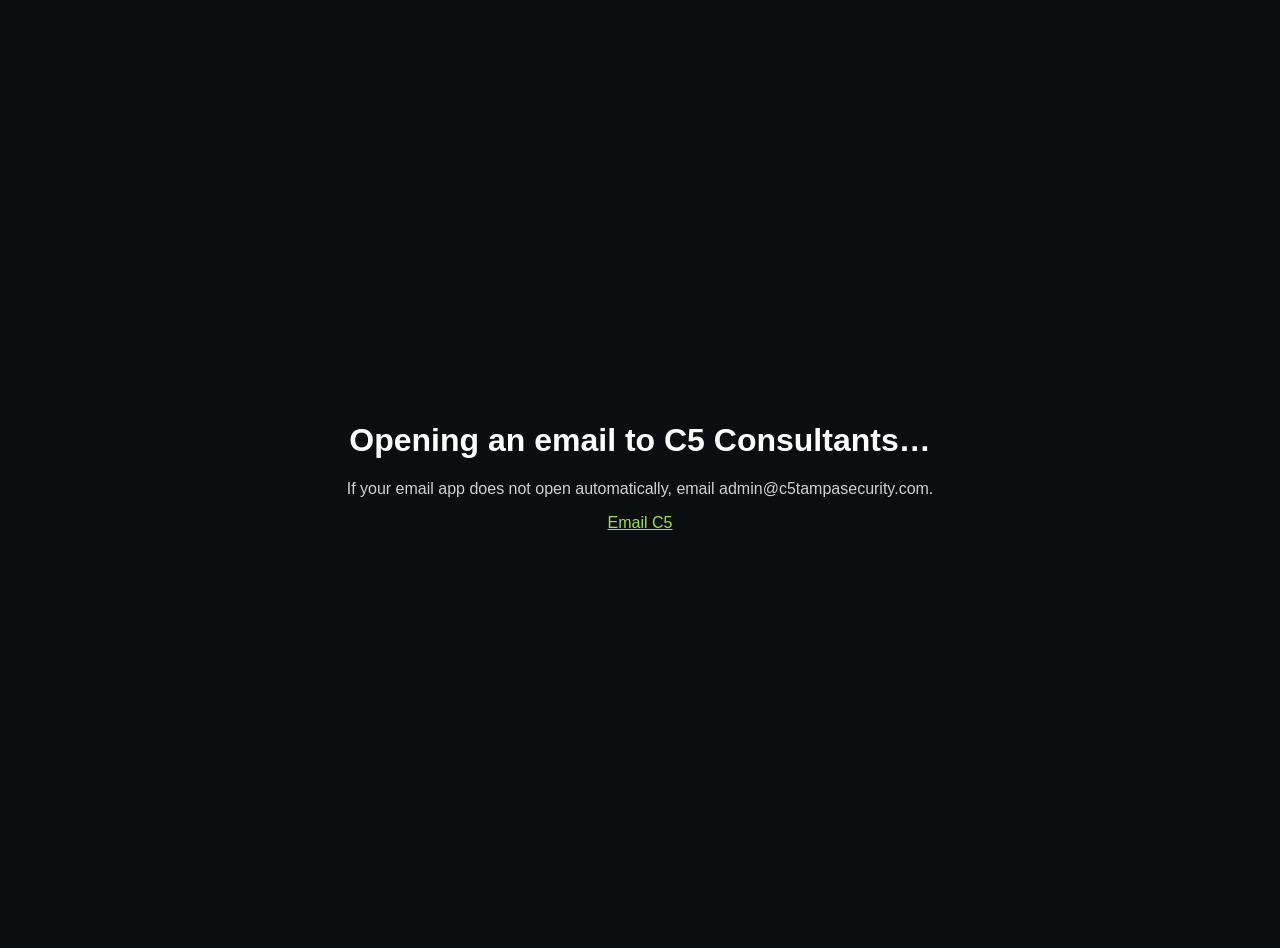
<file: track-email-home.html>
<!doctype html><html lang="en"><head><meta charset="utf-8"><meta name="viewport" content="width=device-width,initial-scale=1"><title>Opening email | C5 Consultants</title><meta name="robots" content="noindex,nofollow"><meta http-equiv="refresh" content="1;url=mailto:admin@c5tampasecurity.com"><style>body{font-family:Arial,sans-serif;background:#0b0d10;color:#fff;display:grid;place-items:center;min-height:100vh;margin:0;text-align:center;padding:24px}p{color:#cfd3d6}</style></head><body><main><h1>Opening an email to C5 Consultants…</h1><p>If your email app does not open automatically, email admin@c5tampasecurity.com.</p><p><a style="color:#9ee04b" href="mailto:admin@c5tampasecurity.com">Email C5</a></p></main><script>setTimeout(()=>{location.href='mailto:admin@c5tampasecurity.com'},350)</script></body></html>
</file>
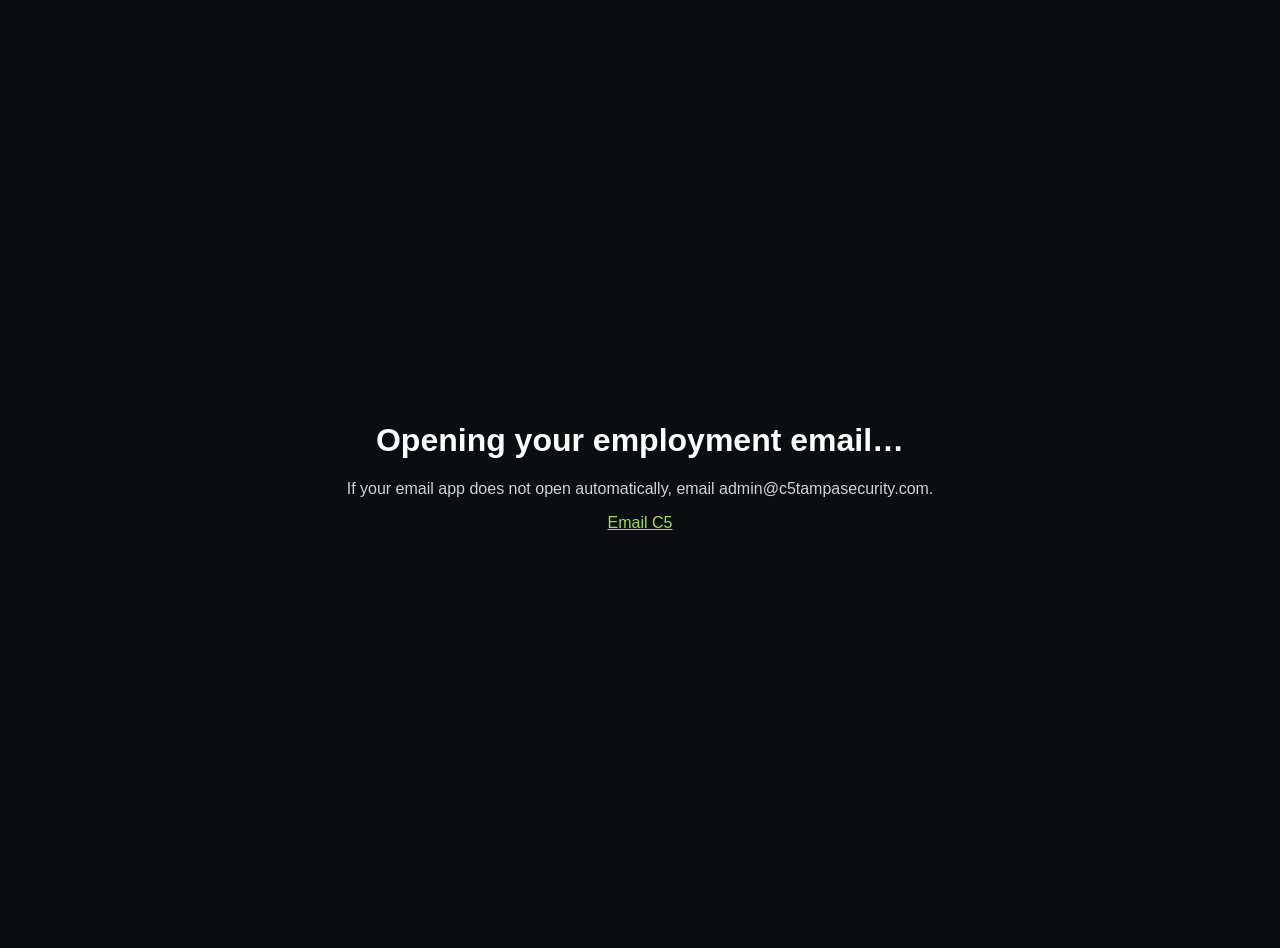
<file: track-employment-email.html>
<!doctype html><html lang="en"><head><meta charset="utf-8"><meta name="viewport" content="width=device-width,initial-scale=1"><title>Opening employment email | C5 Consultants</title><meta name="robots" content="noindex,nofollow"><meta http-equiv="refresh" content="1;url=mailto:admin@c5tampasecurity.com?subject=C5%20Consultants%20Employment%20Inquiry"><style>body{font-family:Arial,sans-serif;background:#0b0d10;color:#fff;display:grid;place-items:center;min-height:100vh;margin:0;text-align:center;padding:24px}p{color:#cfd3d6}</style></head><body><main><h1>Opening your employment email…</h1><p>If your email app does not open automatically, email admin@c5tampasecurity.com.</p><p><a style="color:#9ee04b" href="mailto:admin@c5tampasecurity.com?subject=C5%20Consultants%20Employment%20Inquiry">Email C5</a></p></main><script>setTimeout(()=>{location.href='mailto:admin@c5tampasecurity.com?subject=C5%20Consultants%20Employment%20Inquiry'},350)</script></body></html>
</file>
<file: styles.css>
:root{--black:#0b0d10;--panel:#12161b;--silver:#d9dde0;--green:#44c05a;--text:#15191d;--muted:#687078;--line:#e2e5e7;--white:#fff}*{box-sizing:border-box}html{scroll-behavior:smooth;scroll-padding-top:90px}body{margin:0;font-family:Inter,Arial,sans-serif;color:var(--text);background:#fff;line-height:1.65}body.menu-open{overflow:hidden}a{color:inherit;text-decoration:none}img{max-width:100%;display:block}.container{width:min(1120px,calc(100% - 40px));margin:auto}.narrow{max-width:900px}.skip-link{position:fixed;left:16px;top:-60px;background:#fff;padding:10px 14px;z-index:9999}.skip-link:focus{top:16px}.site-header{height:82px;background:rgba(11,13,16,.97);backdrop-filter:blur(12px);position:fixed;top:0;left:0;right:0;z-index:1000;display:flex;align-items:center;justify-content:space-between;padding:0 max(24px,calc((100vw - 1120px)/2));border-bottom:1px solid rgba(255,255,255,.08)}.brand{width:330px}.brand img{height:56px;width:100%;object-fit:contain;object-position:left}.nav{display:flex;align-items:center;gap:28px;color:#fff;font-size:14px;font-weight:600}.nav a{opacity:.78;transition:.2s ease}.nav a:hover{opacity:1}.nav-employment{border:1px solid rgba(255,255,255,.35);padding:8px 12px}.menu-toggle{display:none;background:none;border:0;width:44px}.menu-toggle span{display:block;height:2px;background:#fff;margin:7px 0}.hero{position:relative;padding:160px 0 95px;background-image:linear-gradient(90deg,rgba(5,8,11,.94) 0%,rgba(5,8,11,.82) 48%,rgba(5,8,11,.48) 100%),url('https://commons.wikimedia.org/wiki/Special:Redirect/file/Tampa%20night.jpg?width=2200');background-size:cover;background-position:center 44%;color:#fff;overflow:hidden}.hero:after{content:"";position:absolute;inset:0;background:linear-gradient(180deg,rgba(0,0,0,.08),rgba(0,0,0,.28));pointer-events:none}.hero-inner{position:relative;z-index:1;display:grid;grid-template-columns:1.25fr .75fr;gap:70px;align-items:center}.eyebrow{text-transform:uppercase;letter-spacing:.22em;font-size:12px;font-weight:700;color:#aeb5ba;margin:0 0 18px}.eyebrow.dark{color:#4e565d}h1,h2,h3{margin:0;line-height:1.1}h1{font-size:clamp(48px,6vw,82px);letter-spacing:-.04em;max-width:780px}h2{font-size:clamp(36px,4vw,58px);letter-spacing:-.03em}h3{font-size:22px}.hero-copy>p:not(.eyebrow){font-size:19px;max-width:720px;color:#d4d8db;margin:25px 0 30px;text-shadow:0 1px 2px rgba(0,0,0,.5)}.hero-actions{display:flex;align-items:center;gap:25px;flex-wrap:wrap}.btn{display:inline-flex;align-items:center;justify-content:center;min-height:52px;padding:0 24px;background:#fff;color:#0b0d10;font-weight:700;border-radius:2px;transition:.2s ease}.btn:hover{background:#e9ecee;transform:translateY(-1px)}.text-link{color:#fff;border-bottom:1px solid #6f777d;padding-bottom:4px}.hero-mark{display:flex;justify-content:center}.hero-mark img{width:min(330px,100%);filter:drop-shadow(0 20px 35px rgba(0,0,0,.5))}.section{padding:90px 0}.lead{font-size:21px;color:#4f575e;max-width:850px}.facts{display:grid;grid-template-columns:repeat(3,1fr);gap:1px;background:var(--line);margin-top:45px;border:1px solid var(--line)}.facts div{background:#fff;padding:26px}.facts strong{display:block;font-size:21px}.facts span{color:var(--muted);font-size:14px}.services{background:#f5f6f6}.service-list{display:grid;grid-template-columns:repeat(2,1fr);margin-top:45px;border-top:1px solid #d7dbdd}.service-list article{position:relative;padding:30px 30px 30px 0;border-bottom:1px solid #d7dbdd}.service-list article:nth-child(even){padding-left:30px;border-left:1px solid #d7dbdd}.service-list p{color:var(--muted);margin-bottom:0}.featured-service{background:linear-gradient(135deg,rgba(68,192,90,.08),transparent)}.service-badge{display:inline-block;margin-bottom:12px;font-size:10px;font-weight:700;letter-spacing:.14em;text-transform:uppercase;color:#247838}.visual-story{position:relative;min-height:470px;display:flex;align-items:center;background-image:linear-gradient(90deg,rgba(9,12,15,.92),rgba(9,12,15,.62)),url('https://images.unsplash.com/photo-1557597774-9d273605dfa9?auto=format&fit=crop&w=1800&q=82');background-size:cover;background-position:center;color:#fff}.visual-story:before{content:"";position:absolute;inset:0;background:linear-gradient(180deg,rgba(0,0,0,.04),rgba(0,0,0,.18))}.visual-story-inner{position:relative;z-index:1;display:grid;grid-template-columns:1fr auto;gap:60px;align-items:end;padding:90px 0}.visual-story-copy{max-width:720px}.visual-story-copy p:not(.eyebrow){font-size:19px;color:#d3d8db;max-width:680px}.visual-story-points{display:grid;gap:10px}.visual-story-points span{display:block;border:1px solid rgba(255,255,255,.28);background:rgba(10,13,16,.42);backdrop-filter:blur(8px);padding:12px 18px;font-weight:600;letter-spacing:.06em}.employment{background:#eef0f1}.employment-inner{display:grid;grid-template-columns:1.15fr .85fr;gap:70px;align-items:start}.employment p:not(.eyebrow){font-size:18px;color:#525a61;max-width:680px}.employment-tags{display:flex;gap:10px;flex-wrap:wrap;margin-top:24px}.employment-tags span{background:#fff;border:1px solid #d6dade;padding:9px 12px;font-size:13px;font-weight:600}.employment-card{background:#fff;border:1px solid #d7dbdd;padding:34px;box-shadow:0 18px 45px rgba(15,20,25,.06)}.employment-card p{font-size:15px!important}.dark-btn{background:var(--black);color:#fff;margin-top:8px}.dark-btn:hover{background:#252b31}.dark-link{color:#171b1f;display:inline-block;margin:18px 0 0 18px}.contact{background:var(--black);color:#fff}.contact-inner{display:grid;grid-template-columns:1.2fr .8fr;gap:60px;align-items:center}.contact h2{max-width:620px}.contact p:not(.eyebrow){color:#bac1c5;max-width:700px}.contact-options{display:grid;gap:12px}.contact-card{display:block;border:1px solid #3b4248;padding:30px;background:#11151a}.contact-card span,.contact-card small{display:block;color:#9da5aa}.contact-card strong{display:block;font-size:30px;margin:6px 0}.contact-card:hover{border-color:#7b858b}.contact-email{display:block;text-align:center;padding:13px 16px;border:1px solid #3b4248;color:#d9dde0;font-weight:600}.contact-email:hover{background:#14191e}footer{background:#080a0c;color:#d3d7da;padding:48px 0 28px}.footer-inner{display:grid;grid-template-columns:300px 1fr auto;gap:35px;align-items:center}.footer-inner img{width:280px}.footer-inner p{margin:0}.footer-inner span,.copyright{color:#858e94;font-size:13px}.photo-credit{width:min(1120px,calc(100% - 40px));margin:22px auto 0;color:#697178;font-size:10px}.mobile-call{display:none}@media(max-width:900px){.site-header{height:76px;padding:0 18px}.brand{width:250px}.brand img{height:48px}.menu-toggle{display:block}.nav{position:fixed;inset:76px 0 auto 0;background:#0b0d10;display:none;flex-direction:column;align-items:stretch;padding:25px}.nav.open{display:flex}.nav-employment{padding:10px 0;border:0}.hero{padding:126px 0 72px;background-position:center}.hero-inner,.contact-inner,.employment-inner,.visual-story-inner{grid-template-columns:1fr}.hero-mark{order:-1;justify-content:flex-start}.hero-mark img{width:180px}.visual-story{min-height:430px;background-position:62% center}.visual-story-inner{padding:70px 0}.visual-story-points{display:flex;flex-wrap:wrap}.facts{grid-template-columns:1fr}.service-list{grid-template-columns:1fr}.service-list article,.service-list article:nth-child(even){padding:26px 0;border-left:0}.footer-inner{grid-template-columns:1fr;text-align:center}.footer-inner img{margin:auto}.photo-credit{text-align:center}.mobile-call{display:block;position:fixed;bottom:0;left:0;right:0;z-index:999}.mobile-call a{display:block;background:#fff;color:#0b0d10;text-align:center;padding:15px;font-weight:700;border-top:1px solid #d9dde0}body{padding-bottom:55px}}@media(max-width:520px){.container{width:min(100% - 28px,1120px)}h1{font-size:43px}.section{padding:70px 0}.hero-copy>p:not(.eyebrow),.lead,.visual-story-copy p:not(.eyebrow){font-size:17px}.contact-card strong{font-size:25px}.employment-card{padding:26px}.dark-link{display:block;margin:16px 0 0}.visual-story-points span{padding:9px 12px;font-size:13px}}
</file>
<file: logo-fix.css>
.brand{width:auto;display:flex;align-items:center;gap:14px}.brand img{width:68px;height:68px;object-fit:cover;border-radius:8px}.brand span{display:flex;flex-direction:column;color:#fff;line-height:1.15}.brand strong{font-size:18px;letter-spacing:.02em}.brand small{font-size:10px;text-transform:uppercase;letter-spacing:.12em;color:#aeb5ba;margin-top:5px}.hero-mark img{width:min(430px,100%);aspect-ratio:1/1;object-fit:cover;border-radius:18px;filter:drop-shadow(0 20px 35px rgba(0,0,0,.55))}.footer-inner img{width:160px;height:160px;object-fit:cover;border-radius:12px}@media(max-width:820px){.brand{gap:9px}.brand img{width:54px;height:54px}.brand strong{font-size:14px}.brand small{font-size:8px}.hero-mark img{width:250px}.footer-inner img{margin:auto;width:140px;height:140px}}
</file>
